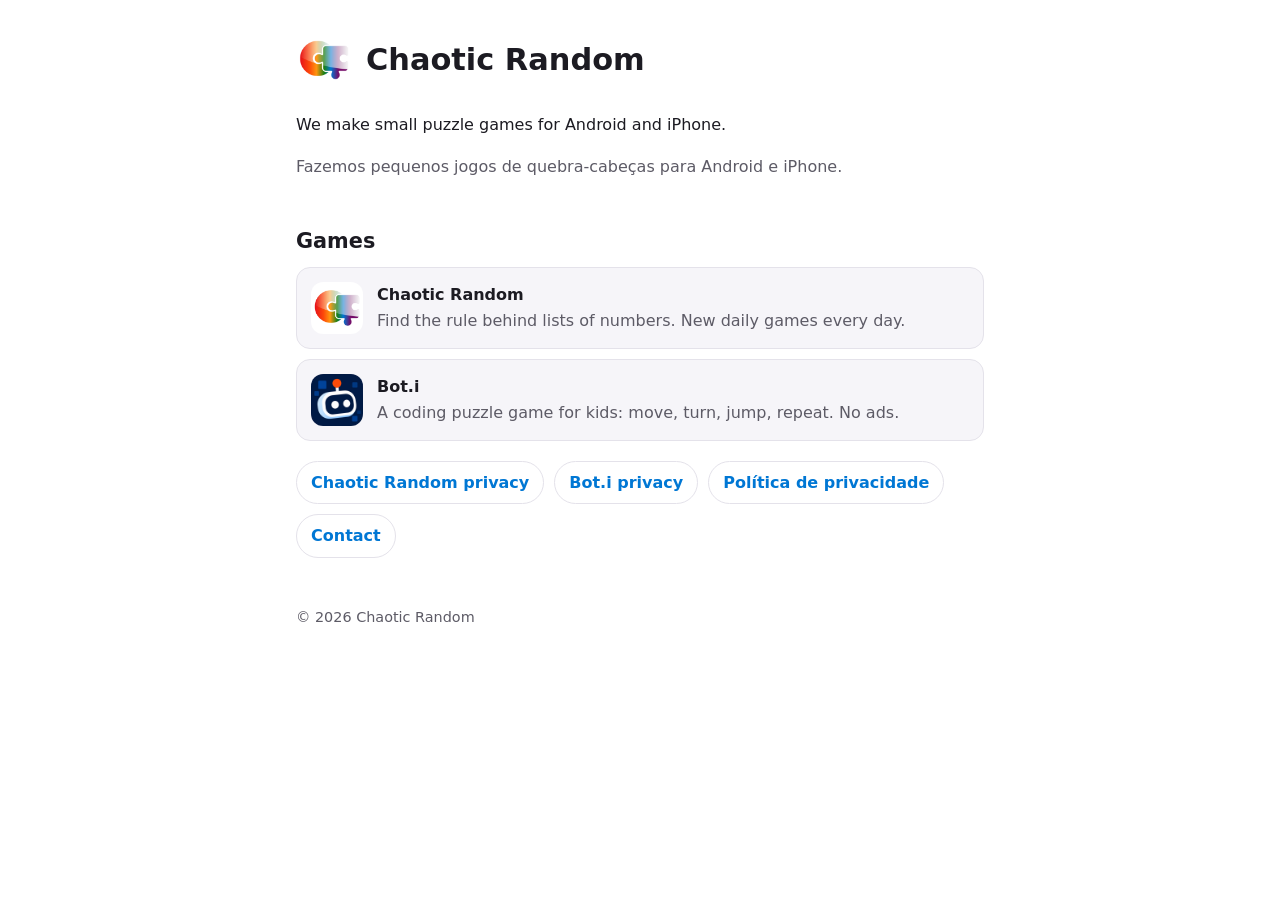
<file: index.html>
<!doctype html>
<html lang="en">
<head>
  <meta charset="utf-8">
  <meta name="viewport" content="width=device-width, initial-scale=1">
  <title>Chaotic Random</title>
  <meta name="description" content="Chaotic Random makes puzzle games for Android and iPhone, including Bot.i, a coding game for kids.">
  <meta property="og:type" content="website">
  <meta property="og:site_name" content="Chaotic Random">
  <meta property="og:title" content="Chaotic Random">
  <meta property="og:description" content="Find the rule behind the numbers: 5 new daily puzzles, leaderboards and 100 levels. Descubra a regra por trás dos números: 5 desafios novos todo dia.">
  <meta property="og:url" content="https://chaoticrandom.com/">
  <meta property="og:image" content="https://chaoticrandom.com/og-image.png">
  <meta property="og:image:width" content="1200">
  <meta property="og:image:height" content="630">
  <meta property="og:image:alt" content="Chaotic Random logo above the numbers 2, 3, 5, 7, 11 and a question mark">
  <meta name="twitter:card" content="summary_large_image">
  <link rel="icon" href="icon.png">
  <link rel="stylesheet" href="style.css">
</head>
<body>
  <main>
    <header>
      <img src="icon.png" alt="">
      <h1>Chaotic Random</h1>
    </header>
    <p>We make small puzzle games for Android and iPhone.</p>
    <p lang="pt-BR" class="muted">Fazemos pequenos jogos de quebra-cabeças para Android e iPhone.</p>

    <h2>Games</h2>
    <a class="game" href="chaotic-random/">
      <img src="icon.png" alt="">
      <span>
        <strong>Chaotic Random</strong>
        <span class="muted">Find the rule behind lists of numbers. New daily games every day.</span>
      </span>
    </a>
    <a class="game" href="boti/">
      <img src="boti/icon.png" alt="">
      <span>
        <strong>Bot.i</strong>
        <span class="muted">A coding puzzle game for kids: move, turn, jump, repeat. No ads.</span>
      </span>
    </a>

    <div class="links">
      <a href="privacy.html">Chaotic Random privacy</a>
      <a href="boti/privacy.html">Bot.i privacy</a>
      <a href="privacy.html#pt">Política de privacidade</a>
      <a href="mailto:thechaoticrandom@gmail.com">Contact</a>
    </div>
    <footer>&copy; 2026 Chaotic Random</footer>
  </main>
</body>
</html>
</file>
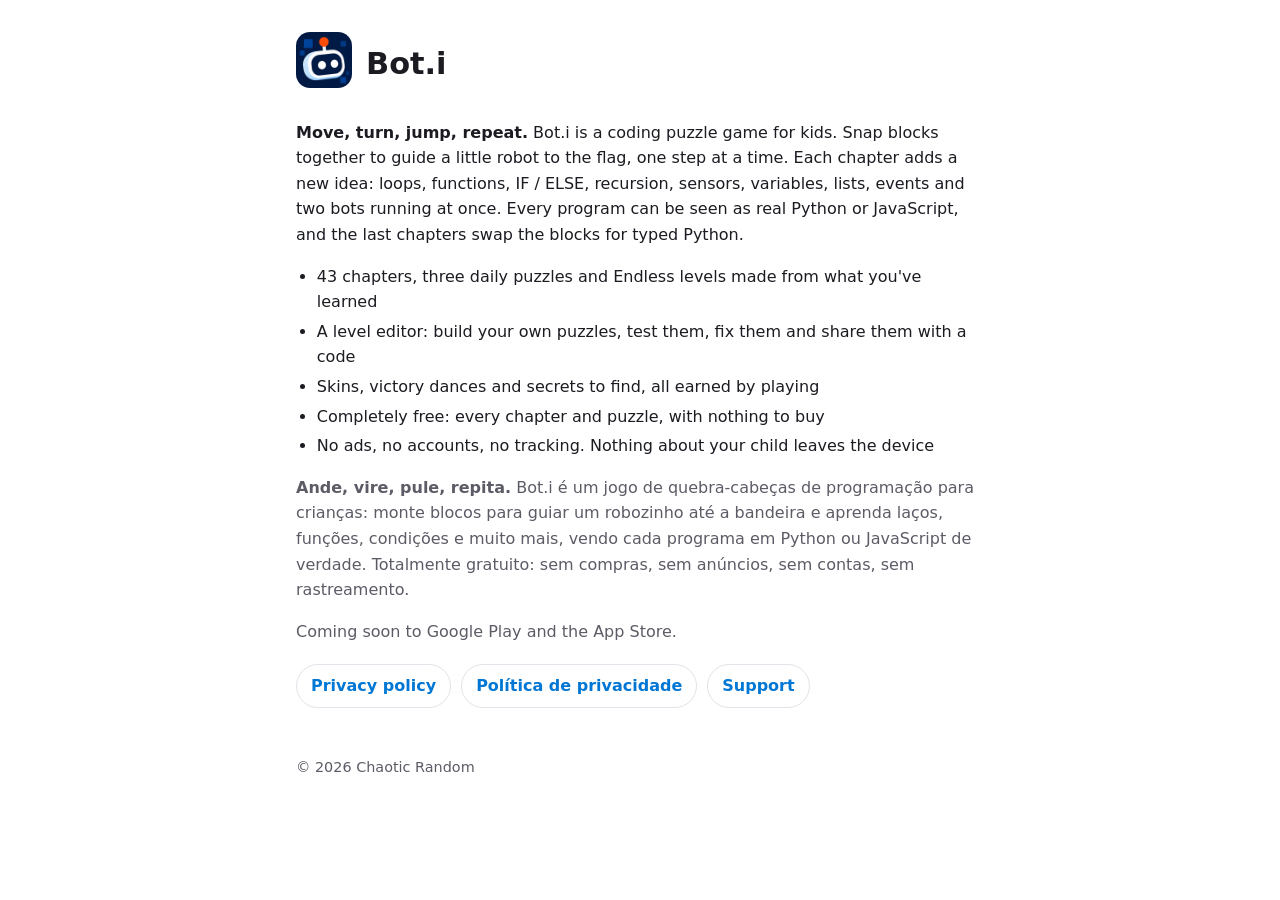
<file: boti/index.html>
<!doctype html>
<html lang="en">
<head>
  <meta charset="utf-8">
  <meta name="viewport" content="width=device-width, initial-scale=1">
  <title>Bot.i: learn to code by playing</title>
  <meta name="description" content="Bot.i is a coding puzzle game for kids: snap blocks together to guide a little robot, from loops and functions to real Python and JavaScript. No ads, no tracking.">
  <meta property="og:type" content="website">
  <meta property="og:site_name" content="Chaotic Random">
  <meta property="og:title" content="Bot.i: learn to code by playing">
  <meta property="og:description" content="A coding puzzle game for kids: move, turn, jump, repeat. No ads, no tracking. Um jogo de programação para crianças: sem anúncios, sem rastreamento.">
  <meta property="og:url" content="https://chaoticrandom.com/boti/">
  <meta property="og:image" content="https://chaoticrandom.com/boti/og-image.png">
  <meta property="og:image:width" content="1200">
  <meta property="og:image:height" content="630">
  <meta property="og:image:alt" content="The Bot.i robot icon next to the words Learn to code by playing">
  <meta name="twitter:card" content="summary_large_image">
  <link rel="icon" href="icon.png">
  <link rel="stylesheet" href="../style.css">
</head>
<body>
  <main>
    <header>
      <a href="../"><img src="icon.png" alt="Bot.i"></a>
      <h1>Bot.i</h1>
    </header>
    <p><strong>Move, turn, jump, repeat.</strong> Bot.i is a coding puzzle game for kids. Snap blocks together
      to guide a little robot to the flag, one step at a time. Each chapter adds a new idea: loops, functions,
      IF / ELSE, recursion, sensors, variables, lists, events and two bots running at once. Every program can
      be seen as real Python or JavaScript, and the last chapters swap the blocks for typed Python.</p>
    <ul>
      <li>43 chapters, three daily puzzles and Endless levels made from what you've learned</li>
      <li>A level editor: build your own puzzles, test them, fix them and share them with a code</li>
      <li>Skins, victory dances and secrets to find, all earned by playing</li>
      <li>Completely free: every chapter and puzzle, with nothing to buy</li>
      <li>No ads, no accounts, no tracking. Nothing about your child leaves the device</li>
    </ul>
    <p lang="pt-BR" class="muted"><strong>Ande, vire, pule, repita.</strong> Bot.i é um jogo de quebra-cabeças
      de programação para crianças: monte blocos para guiar um robozinho até a bandeira e aprenda laços,
      funções, condições e muito mais, vendo cada programa em Python ou JavaScript de verdade. Totalmente
      gratuito: sem compras, sem anúncios, sem contas, sem rastreamento.</p>
    <p class="muted">Coming soon to Google Play and the App Store.</p>
    <div class="links">
      <a href="privacy.html">Privacy policy</a>
      <a href="privacy.html#pt">Política de privacidade</a>
      <a href="mailto:thechaoticrandom+boti@gmail.com?subject=Bot.i">Support</a>
    </div>
    <footer>&copy; 2026 Chaotic Random</footer>
  </main>
</body>
</html>
</file>
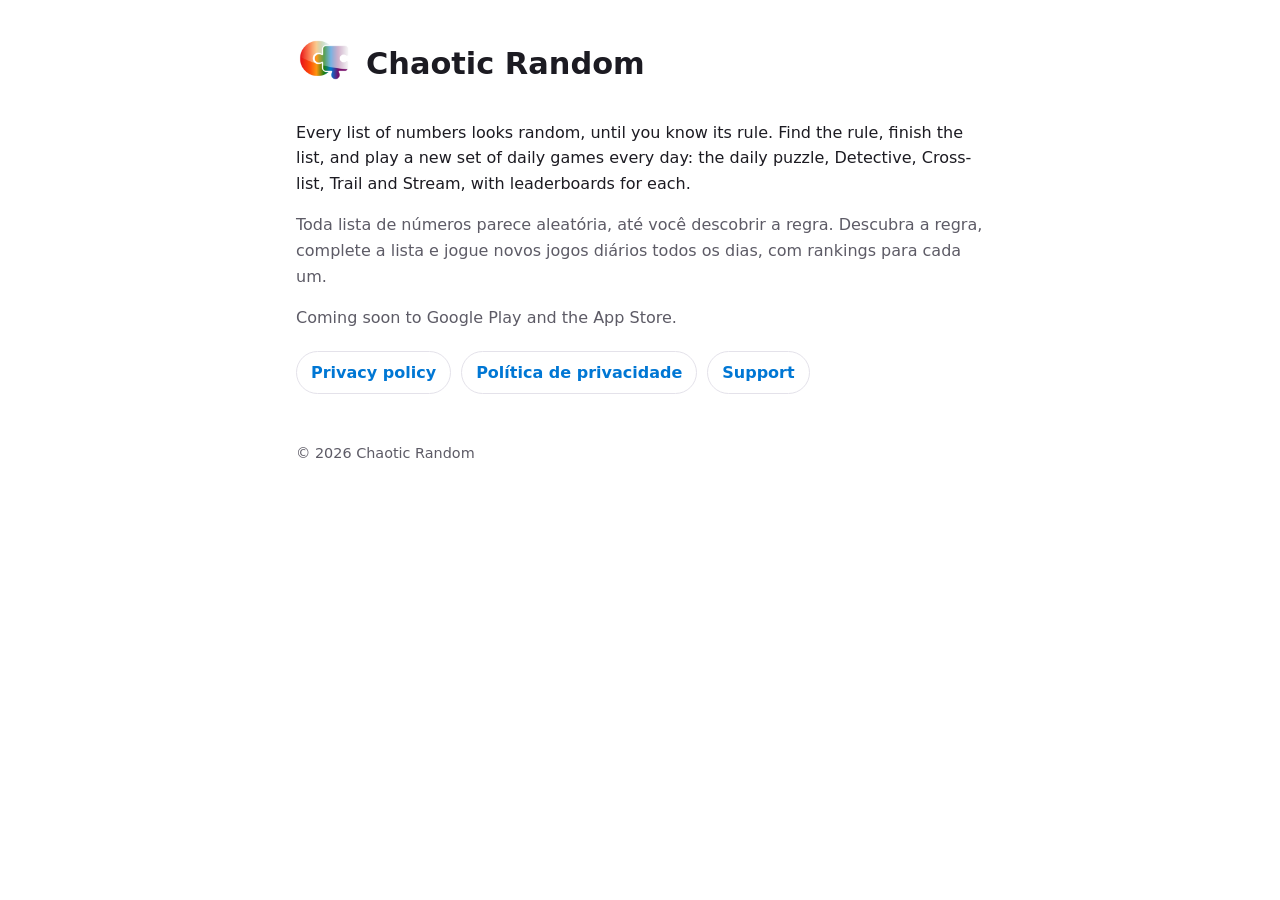
<file: chaotic-random/index.html>
<!doctype html>
<html lang="en">
<head>
  <meta charset="utf-8">
  <meta name="viewport" content="width=device-width, initial-scale=1">
  <title>Chaotic Random: the game</title>
  <meta name="description" content="Chaotic Random: find the rule behind lists of numbers. Daily puzzles for Android and iPhone.">
  <meta property="og:type" content="website">
  <meta property="og:site_name" content="Chaotic Random">
  <meta property="og:title" content="Chaotic Random: the game">
  <meta property="og:description" content="Find the rule behind the numbers: 5 new daily puzzles, leaderboards and 100 levels. Descubra a regra por trás dos números: 5 desafios novos todo dia.">
  <meta property="og:url" content="https://chaoticrandom.com/chaotic-random/">
  <meta property="og:image" content="https://chaoticrandom.com/og-image.png">
  <meta property="og:image:width" content="1200">
  <meta property="og:image:height" content="630">
  <meta property="og:image:alt" content="Chaotic Random logo above the numbers 2, 3, 5, 7, 11 and a question mark">
  <meta name="twitter:card" content="summary_large_image">
  <link rel="icon" href="../icon.png">
  <link rel="stylesheet" href="../style.css">
</head>
<body>
  <main>
    <header>
      <a href="../"><img src="../icon.png" alt="Chaotic Random"></a>
      <h1>Chaotic Random</h1>
    </header>
    <p>Every list of numbers looks random, until you know its rule. Find the rule, finish the list, and play a
      new set of daily games every day: the daily puzzle, Detective, Cross-list, Trail and Stream, with
      leaderboards for each.</p>
    <p lang="pt-BR" class="muted">Toda lista de números parece aleatória, até você descobrir a regra. Descubra
      a regra, complete a lista e jogue novos jogos diários todos os dias, com rankings para cada um.</p>
    <p class="muted">Coming soon to Google Play and the App Store.</p>
    <div class="links">
      <a href="../privacy.html">Privacy policy</a>
      <a href="../privacy.html#pt">Política de privacidade</a>
      <a href="mailto:thechaoticrandom@gmail.com">Support</a>
    </div>
    <footer>&copy; 2026 Chaotic Random</footer>
  </main>
</body>
</html>
</file>
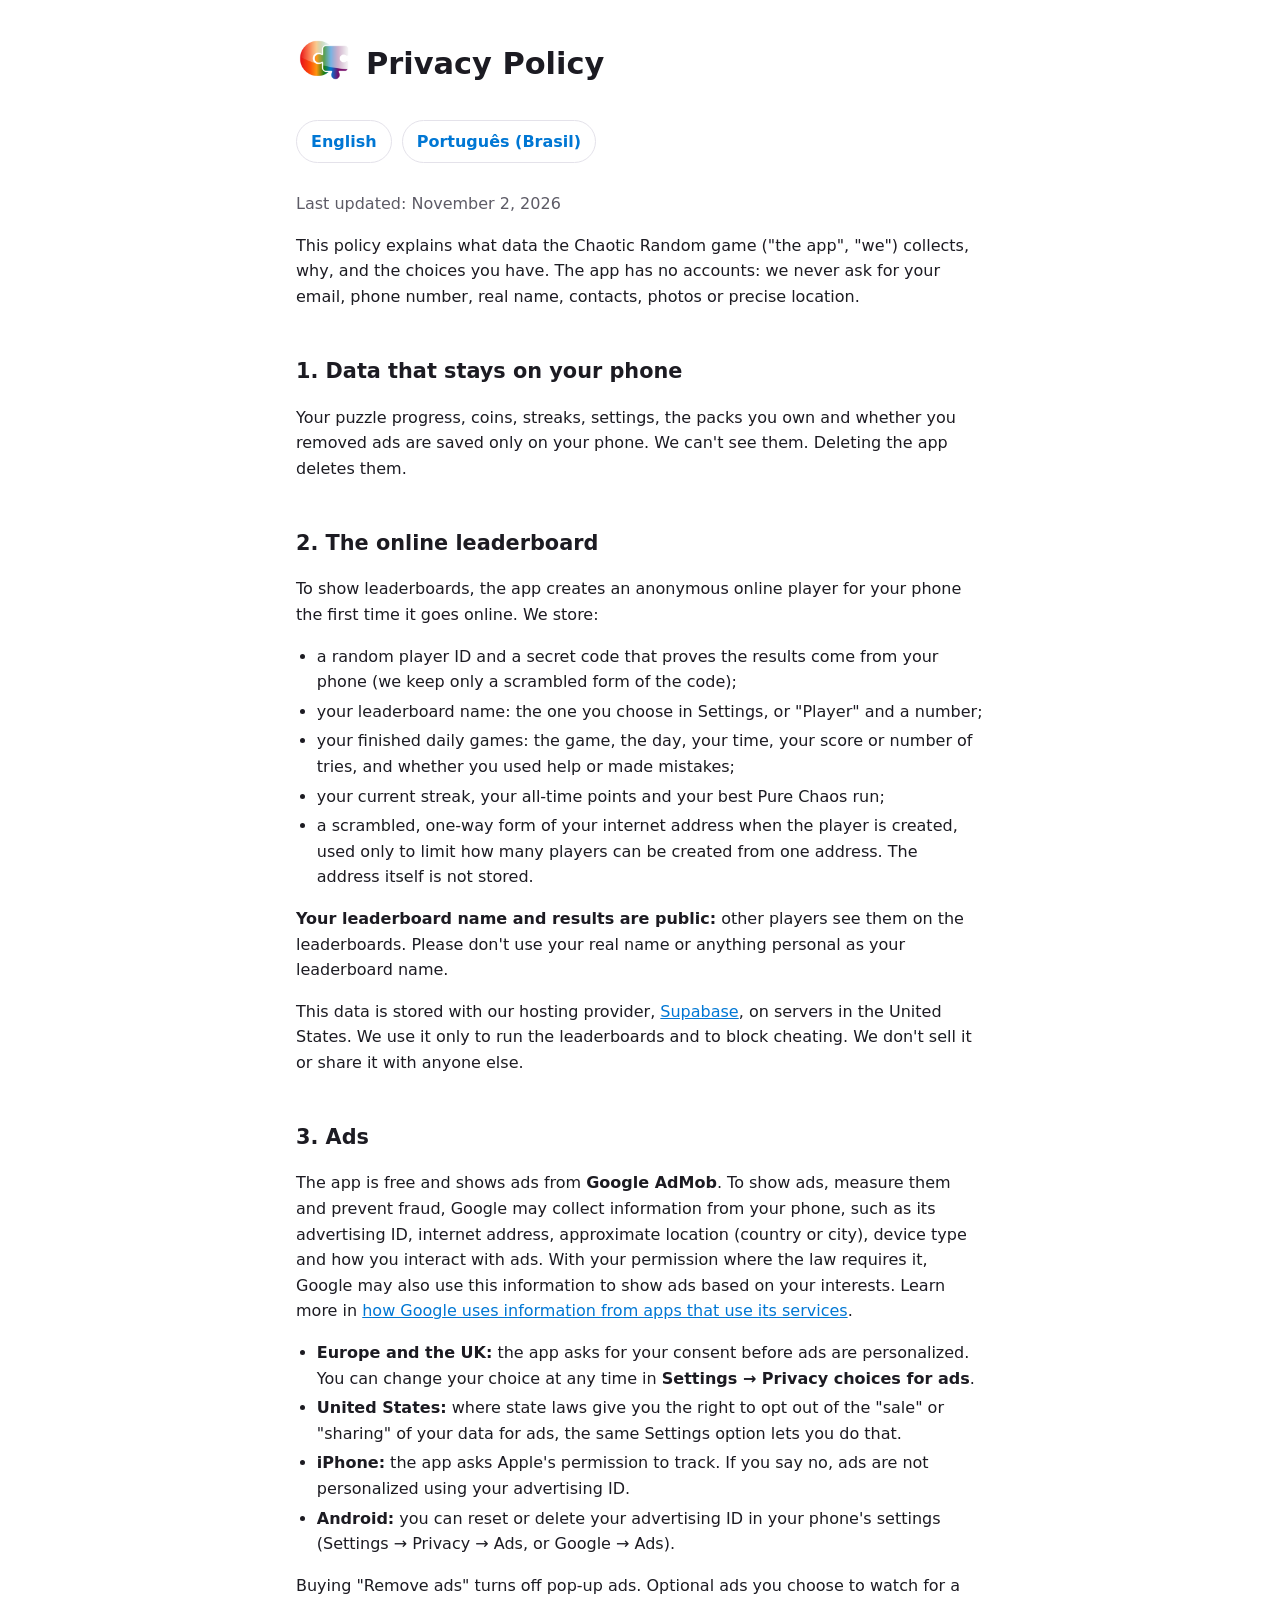
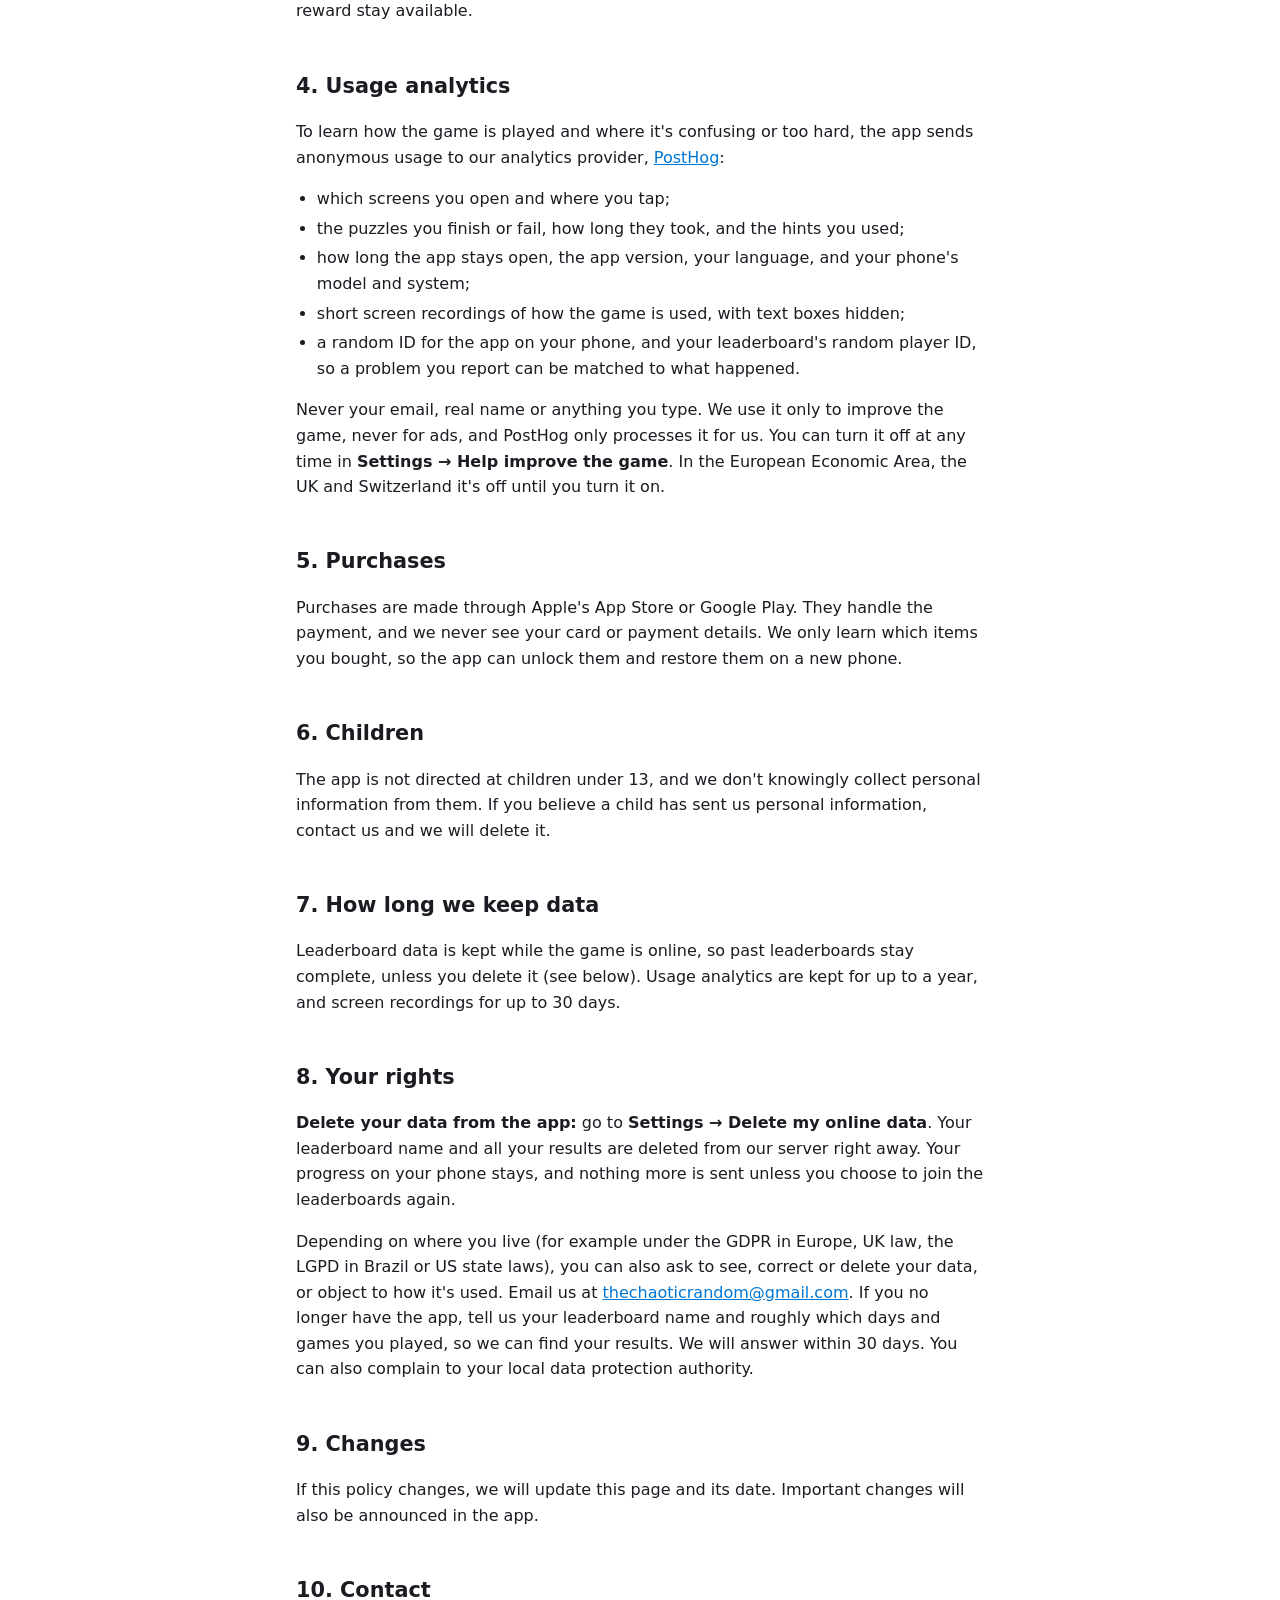
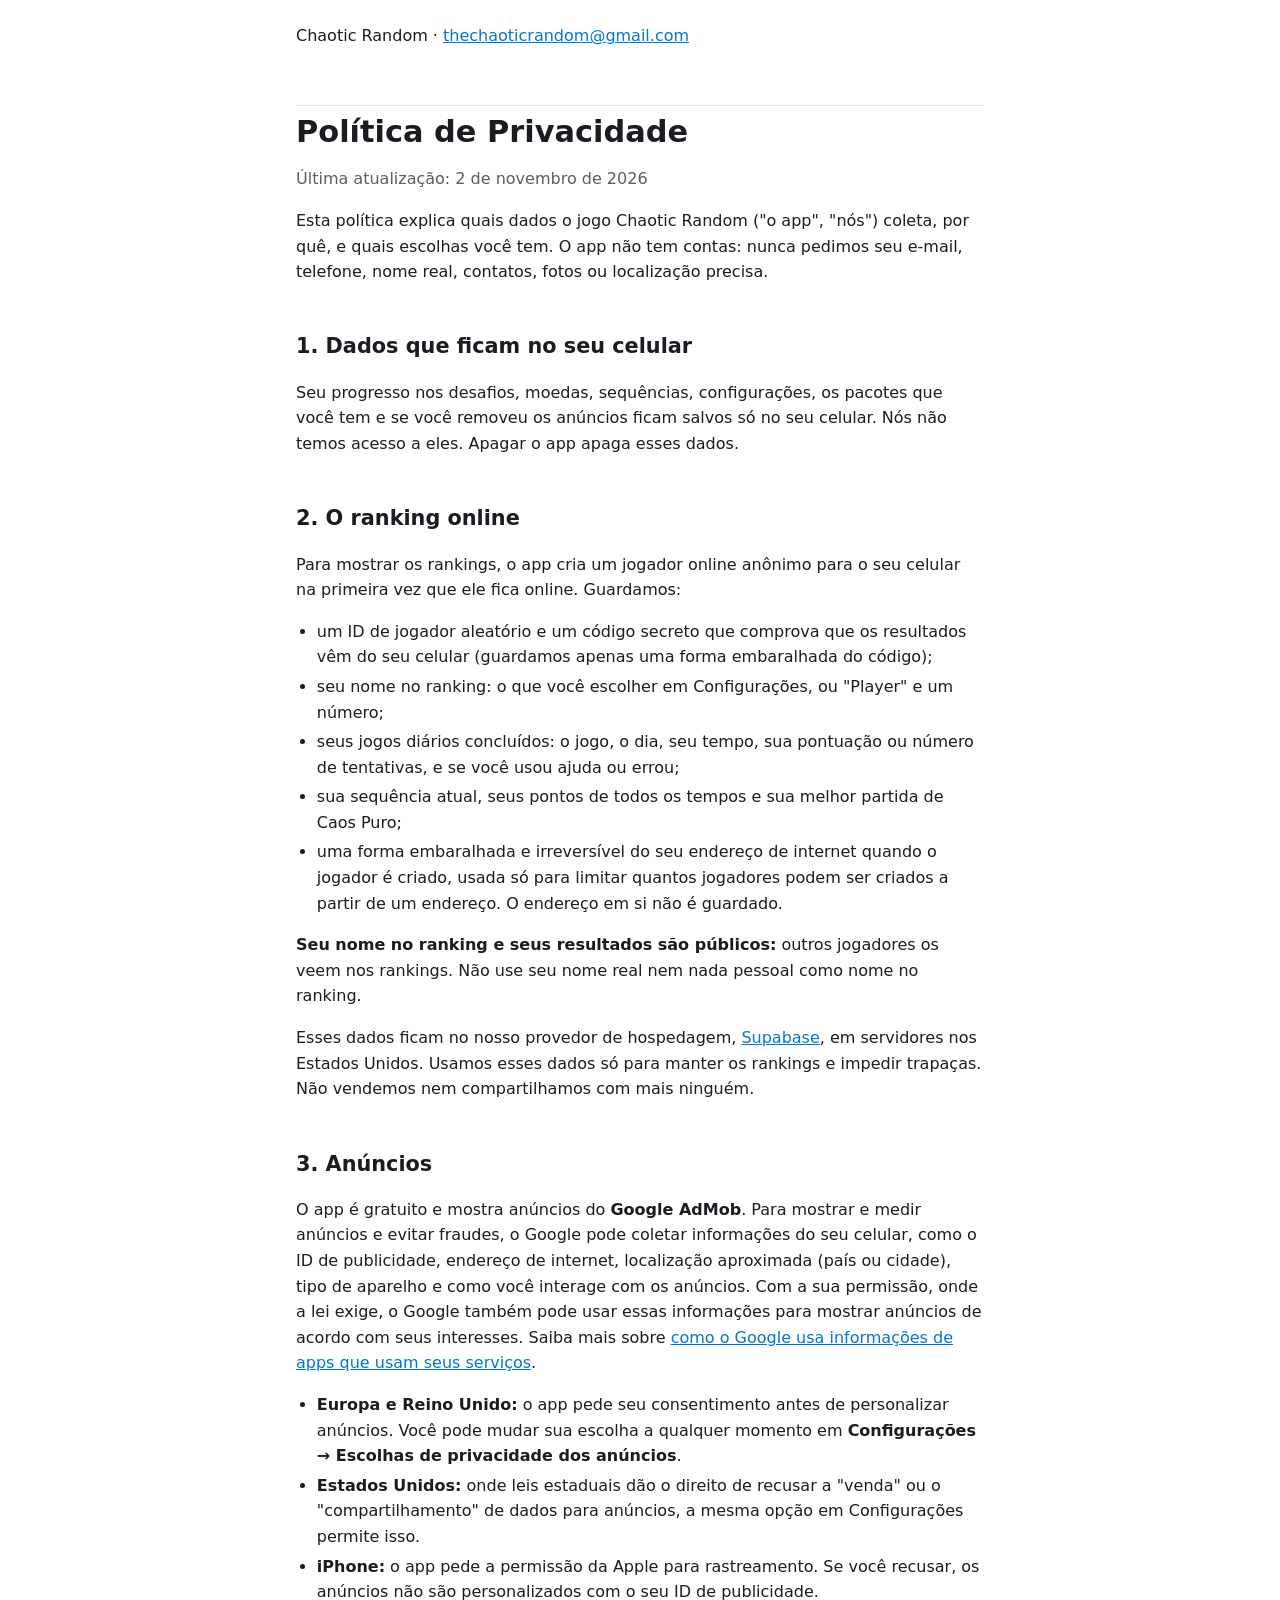
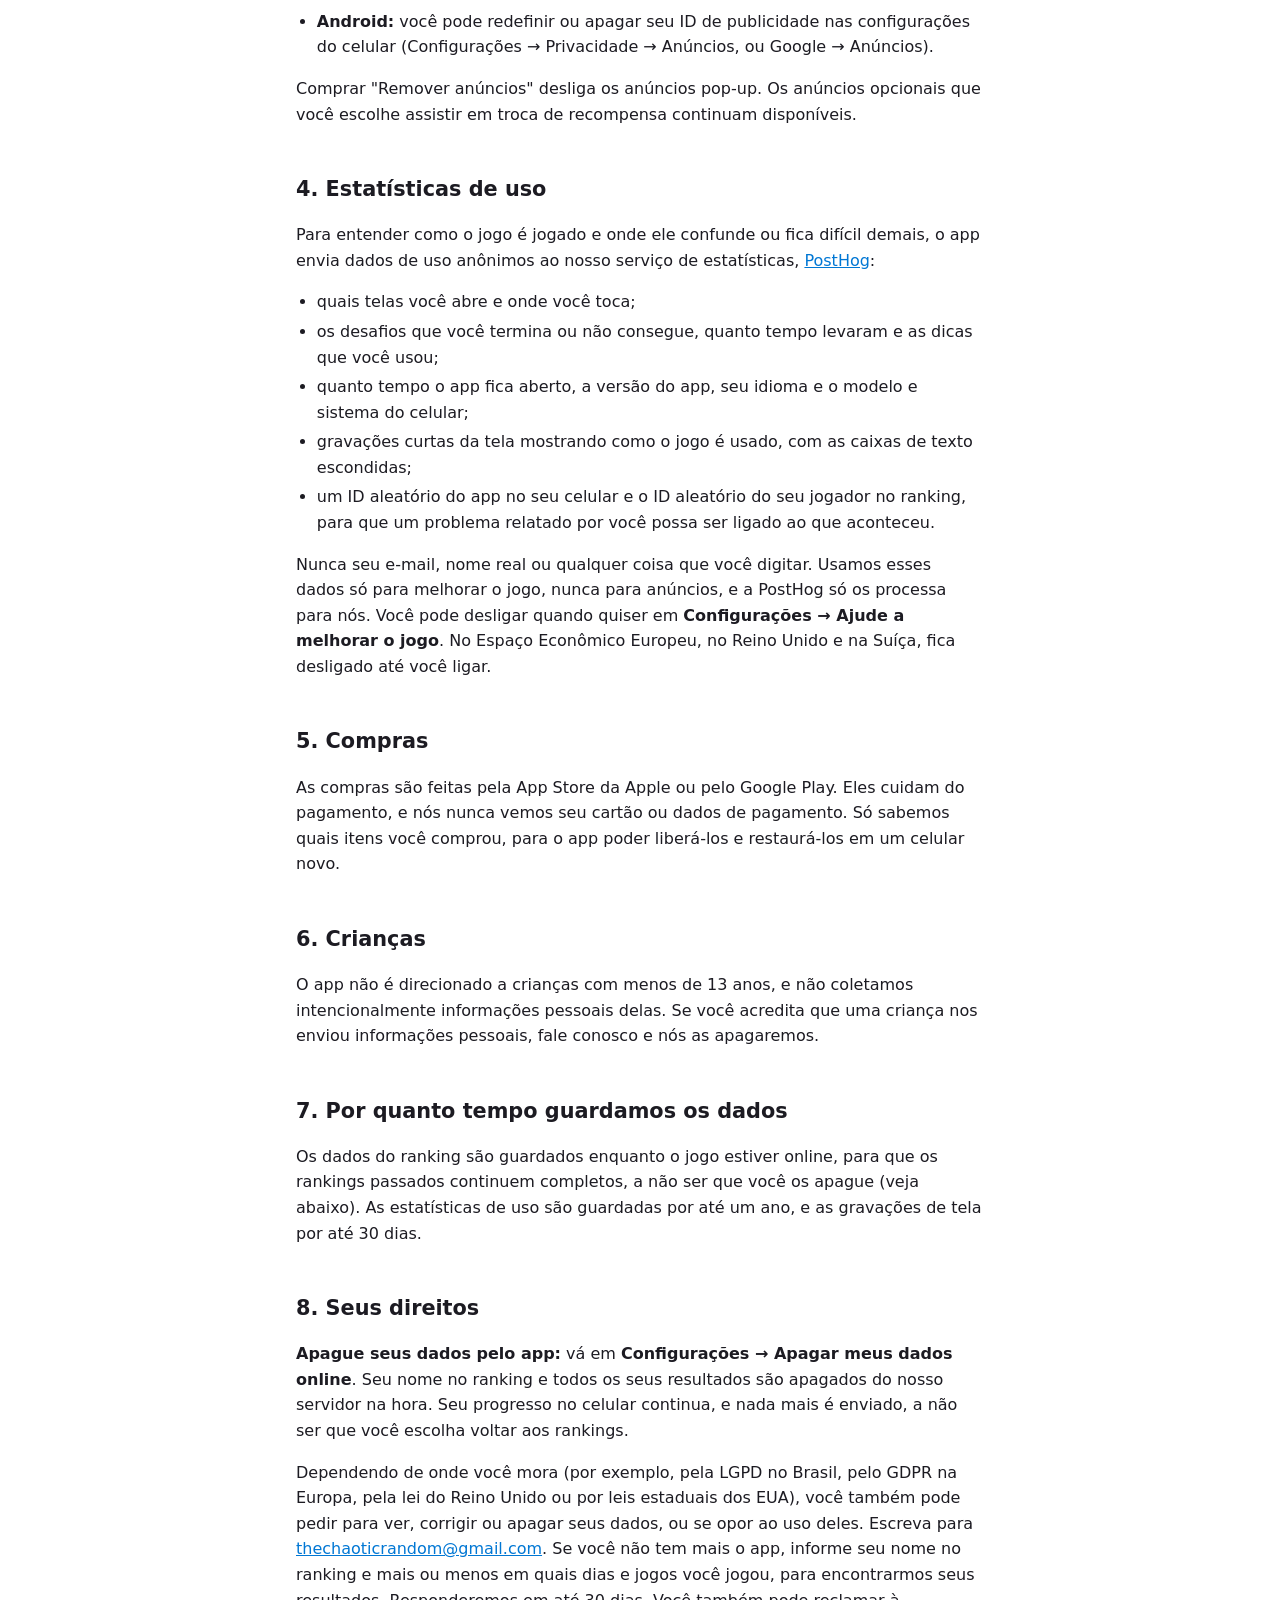
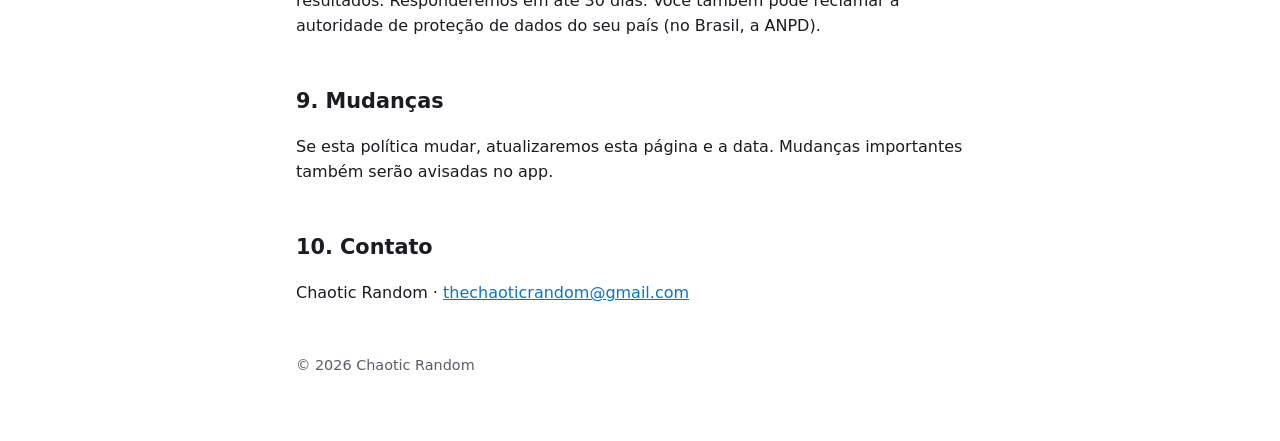
<file: privacy.html>
<!doctype html>
<html lang="en">
<head>
  <meta charset="utf-8">
  <meta name="viewport" content="width=device-width, initial-scale=1">
  <title>Privacy Policy · Chaotic Random</title>
  <meta name="description" content="How the Chaotic Random game handles your data.">
  <link rel="icon" href="icon.png">
  <link rel="stylesheet" href="style.css">
</head>
<body>
  <main>
    <header>
      <a href="./"><img src="icon.png" alt="Chaotic Random"></a>
      <h1>Privacy Policy</h1>
    </header>
    <nav class="lang">
      <a href="#en">English</a>
      <a href="#pt">Português (Brasil)</a>
    </nav>

    <section id="en" lang="en">
      <p class="muted">Last updated: November 2, 2026</p>

      <p>This policy explains what data the Chaotic Random game ("the app", "we") collects, why, and the choices
        you have. The app has no accounts: we never ask for your email, phone number, real name, contacts,
        photos or precise location.</p>

      <h2>1. Data that stays on your phone</h2>
      <p>Your puzzle progress, coins, streaks, settings, the packs you own and whether you removed ads are saved
        only on your phone. We can't see them. Deleting the app deletes them.</p>

      <h2>2. The online leaderboard</h2>
      <p>To show leaderboards, the app creates an anonymous online player for your phone the first time it goes
        online. We store:</p>
      <ul>
        <li>a random player ID and a secret code that proves the results come from your phone (we keep only a
          scrambled form of the code);</li>
        <li>your leaderboard name: the one you choose in Settings, or "Player" and a number;</li>
        <li>your finished daily games: the game, the day, your time, your score or number of tries, and whether
          you used help or made mistakes;</li>
        <li>your current streak, your all-time points and your best Pure Chaos run;</li>
        <li>a scrambled, one-way form of your internet address when the player is created, used only to limit
          how many players can be created from one address. The address itself is not stored.</li>
      </ul>
      <p><strong>Your leaderboard name and results are public:</strong> other players see them on the
        leaderboards. Please don't use your real name or anything personal as your leaderboard name.</p>
      <p>This data is stored with our hosting provider, <a href="https://supabase.com/privacy">Supabase</a>,
        on servers in the United States. We use it only to run the leaderboards and to block cheating. We
        don't sell it or share it with anyone else.</p>

      <h2>3. Ads</h2>
      <p>The app is free and shows ads from <strong>Google AdMob</strong>. To show ads, measure them and prevent
        fraud, Google may collect information from your phone, such as its advertising ID, internet address,
        approximate location (country or city), device type and how you interact with ads. With your
        permission where the law requires it, Google may also use this information to show ads based on your
        interests. Learn more in
        <a href="https://policies.google.com/technologies/partner-sites">how Google uses information from apps
        that use its services</a>.</p>
      <ul>
        <li><strong>Europe and the UK:</strong> the app asks for your consent before ads are personalized. You
          can change your choice at any time in <strong>Settings &rarr; Privacy choices for ads</strong>.</li>
        <li><strong>United States:</strong> where state laws give you the right to opt out of the "sale" or
          "sharing" of your data for ads, the same Settings option lets you do that.</li>
        <li><strong>iPhone:</strong> the app asks Apple's permission to track. If you say no, ads are not
          personalized using your advertising ID.</li>
        <li><strong>Android:</strong> you can reset or delete your advertising ID in your phone's settings
          (Settings &rarr; Privacy &rarr; Ads, or Google &rarr; Ads).</li>
      </ul>
      <p>Buying "Remove ads" turns off pop-up ads. Optional ads you choose to watch for a reward stay available.</p>

      <h2>4. Usage analytics</h2>
      <p>To learn how the game is played and where it's confusing or too hard, the app sends anonymous usage
        to our analytics provider, <a href="https://posthog.com/privacy">PostHog</a>:</p>
      <ul>
        <li>which screens you open and where you tap;</li>
        <li>the puzzles you finish or fail, how long they took, and the hints you used;</li>
        <li>how long the app stays open, the app version, your language, and your phone's model and system;</li>
        <li>short screen recordings of how the game is used, with text boxes hidden;</li>
        <li>a random ID for the app on your phone, and your leaderboard's random player ID, so a problem you
          report can be matched to what happened.</li>
      </ul>
      <p>Never your email, real name or anything you type. We use it only to improve the game, never for ads,
        and PostHog only processes it for us. You can turn it off at any time in <strong>Settings &rarr; Help
        improve the game</strong>. In the European Economic Area, the UK and Switzerland it's off until you
        turn it on.</p>

      <h2>5. Purchases</h2>
      <p>Purchases are made through Apple's App Store or Google Play. They handle the payment, and we never
        see your card or payment details. We only learn which items you bought, so the app can unlock them
        and restore them on a new phone.</p>

      <h2>6. Children</h2>
      <p>The app is not directed at children under 13, and we don't knowingly collect personal information
        from them. If you believe a child has sent us personal information, contact us and we will delete it.</p>

      <h2>7. How long we keep data</h2>
      <p>Leaderboard data is kept while the game is online, so past leaderboards stay complete, unless you
        delete it (see below). Usage analytics are kept for up to a year, and screen recordings for up to
        30 days.</p>

      <h2>8. Your rights</h2>
      <p><strong>Delete your data from the app:</strong> go to <strong>Settings &rarr; Delete my online
        data</strong>. Your leaderboard name and all your results are deleted from our server right away. Your
        progress on your phone stays, and nothing more is sent unless you choose to join the leaderboards
        again.</p>
      <p>Depending on where you live (for example under the GDPR in Europe, UK law, the LGPD in Brazil or US
        state laws), you can also ask to see, correct or delete your data, or object to how it's used. Email us
        at <a href="mailto:thechaoticrandom@gmail.com">thechaoticrandom@gmail.com</a>. If you no longer have
        the app, tell us your leaderboard name and roughly which days and games you played, so we can find
        your results. We will answer within 30 days. You can also complain to your local data protection
        authority.</p>

      <h2>9. Changes</h2>
      <p>If this policy changes, we will update this page and its date. Important changes will also be
        announced in the app.</p>

      <h2>10. Contact</h2>
      <p>Chaotic Random &middot; <a href="mailto:thechaoticrandom@gmail.com">thechaoticrandom@gmail.com</a></p>
    </section>

    <hr>

    <section id="pt" lang="pt-BR">
      <h1>Política de Privacidade</h1>
      <p class="muted">Última atualização: 2 de novembro de 2026</p>

      <p>Esta política explica quais dados o jogo Chaotic Random ("o app", "nós") coleta, por quê, e quais
        escolhas você tem. O app não tem contas: nunca pedimos seu e-mail, telefone, nome real, contatos,
        fotos ou localização precisa.</p>

      <h2>1. Dados que ficam no seu celular</h2>
      <p>Seu progresso nos desafios, moedas, sequências, configurações, os pacotes que você tem e se você
        removeu os anúncios ficam salvos só no seu celular. Nós não temos acesso a eles. Apagar o app apaga
        esses dados.</p>

      <h2>2. O ranking online</h2>
      <p>Para mostrar os rankings, o app cria um jogador online anônimo para o seu celular na primeira vez
        que ele fica online. Guardamos:</p>
      <ul>
        <li>um ID de jogador aleatório e um código secreto que comprova que os resultados vêm do seu celular
          (guardamos apenas uma forma embaralhada do código);</li>
        <li>seu nome no ranking: o que você escolher em Configurações, ou "Player" e um número;</li>
        <li>seus jogos diários concluídos: o jogo, o dia, seu tempo, sua pontuação ou número de tentativas, e
          se você usou ajuda ou errou;</li>
        <li>sua sequência atual, seus pontos de todos os tempos e sua melhor partida de Caos Puro;</li>
        <li>uma forma embaralhada e irreversível do seu endereço de internet quando o jogador é criado, usada
          só para limitar quantos jogadores podem ser criados a partir de um endereço. O endereço em si não
          é guardado.</li>
      </ul>
      <p><strong>Seu nome no ranking e seus resultados são públicos:</strong> outros jogadores os veem nos
        rankings. Não use seu nome real nem nada pessoal como nome no ranking.</p>
      <p>Esses dados ficam no nosso provedor de hospedagem, <a href="https://supabase.com/privacy">Supabase</a>,
        em servidores nos Estados Unidos. Usamos esses dados só para manter os rankings e impedir trapaças.
        Não vendemos nem compartilhamos com mais ninguém.</p>

      <h2>3. Anúncios</h2>
      <p>O app é gratuito e mostra anúncios do <strong>Google AdMob</strong>. Para mostrar e medir anúncios e
        evitar fraudes, o Google pode coletar informações do seu celular, como o ID de publicidade, endereço de
        internet, localização aproximada (país ou cidade), tipo de aparelho e como você interage com os
        anúncios. Com a sua permissão, onde a lei exige, o Google também pode usar essas informações para
        mostrar anúncios de acordo com seus interesses. Saiba mais sobre
        <a href="https://policies.google.com/technologies/partner-sites?hl=pt-BR">como o Google usa informações
        de apps que usam seus serviços</a>.</p>
      <ul>
        <li><strong>Europa e Reino Unido:</strong> o app pede seu consentimento antes de personalizar anúncios.
          Você pode mudar sua escolha a qualquer momento em <strong>Configurações &rarr; Escolhas de privacidade
          dos anúncios</strong>.</li>
        <li><strong>Estados Unidos:</strong> onde leis estaduais dão o direito de recusar a "venda" ou o
          "compartilhamento" de dados para anúncios, a mesma opção em Configurações permite isso.</li>
        <li><strong>iPhone:</strong> o app pede a permissão da Apple para rastreamento. Se você recusar, os
          anúncios não são personalizados com o seu ID de publicidade.</li>
        <li><strong>Android:</strong> você pode redefinir ou apagar seu ID de publicidade nas configurações do
          celular (Configurações &rarr; Privacidade &rarr; Anúncios, ou Google &rarr; Anúncios).</li>
      </ul>
      <p>Comprar "Remover anúncios" desliga os anúncios pop-up. Os anúncios opcionais que você escolhe assistir
        em troca de recompensa continuam disponíveis.</p>

      <h2>4. Estatísticas de uso</h2>
      <p>Para entender como o jogo é jogado e onde ele confunde ou fica difícil demais, o app envia dados de uso
        anônimos ao nosso serviço de estatísticas, <a href="https://posthog.com/privacy">PostHog</a>:</p>
      <ul>
        <li>quais telas você abre e onde você toca;</li>
        <li>os desafios que você termina ou não consegue, quanto tempo levaram e as dicas que você usou;</li>
        <li>quanto tempo o app fica aberto, a versão do app, seu idioma e o modelo e sistema do celular;</li>
        <li>gravações curtas da tela mostrando como o jogo é usado, com as caixas de texto escondidas;</li>
        <li>um ID aleatório do app no seu celular e o ID aleatório do seu jogador no ranking, para que um
          problema relatado por você possa ser ligado ao que aconteceu.</li>
      </ul>
      <p>Nunca seu e-mail, nome real ou qualquer coisa que você digitar. Usamos esses dados só para melhorar o
        jogo, nunca para anúncios, e a PostHog só os processa para nós. Você pode desligar quando quiser em
        <strong>Configurações &rarr; Ajude a melhorar o jogo</strong>. No Espaço Econômico Europeu, no Reino
        Unido e na Suíça, fica desligado até você ligar.</p>

      <h2>5. Compras</h2>
      <p>As compras são feitas pela App Store da Apple ou pelo Google Play. Eles cuidam do pagamento, e nós
        nunca vemos seu cartão ou dados de pagamento. Só sabemos quais itens você comprou, para o app poder
        liberá-los e restaurá-los em um celular novo.</p>

      <h2>6. Crianças</h2>
      <p>O app não é direcionado a crianças com menos de 13 anos, e não coletamos intencionalmente informações
        pessoais delas. Se você acredita que uma criança nos enviou informações pessoais, fale conosco e nós
        as apagaremos.</p>

      <h2>7. Por quanto tempo guardamos os dados</h2>
      <p>Os dados do ranking são guardados enquanto o jogo estiver online, para que os rankings passados
        continuem completos, a não ser que você os apague (veja abaixo). As estatísticas de uso são guardadas
        por até um ano, e as gravações de tela por até 30 dias.</p>

      <h2>8. Seus direitos</h2>
      <p><strong>Apague seus dados pelo app:</strong> vá em <strong>Configurações &rarr; Apagar meus dados
        online</strong>. Seu nome no ranking e todos os seus resultados são apagados do nosso servidor na hora.
        Seu progresso no celular continua, e nada mais é enviado, a não ser que você escolha voltar aos
        rankings.</p>
      <p>Dependendo de onde você mora (por exemplo, pela LGPD no Brasil, pelo GDPR na Europa, pela lei do Reino
        Unido ou por leis estaduais dos EUA), você também pode pedir para ver, corrigir ou apagar seus dados, ou
        se opor ao uso deles. Escreva para
        <a href="mailto:thechaoticrandom@gmail.com">thechaoticrandom@gmail.com</a>. Se você não tem mais o app,
        informe seu nome no ranking e mais ou menos em quais dias e jogos você jogou, para encontrarmos seus
        resultados. Responderemos em até 30 dias. Você também pode reclamar à autoridade de proteção de dados do
        seu país (no Brasil, a ANPD).</p>

      <h2>9. Mudanças</h2>
      <p>Se esta política mudar, atualizaremos esta página e a data. Mudanças importantes também serão
        avisadas no app.</p>

      <h2>10. Contato</h2>
      <p>Chaotic Random &middot; <a href="mailto:thechaoticrandom@gmail.com">thechaoticrandom@gmail.com</a></p>
    </section>

    <footer>&copy; 2026 Chaotic Random</footer>
  </main>
</body>
</html>
</file>
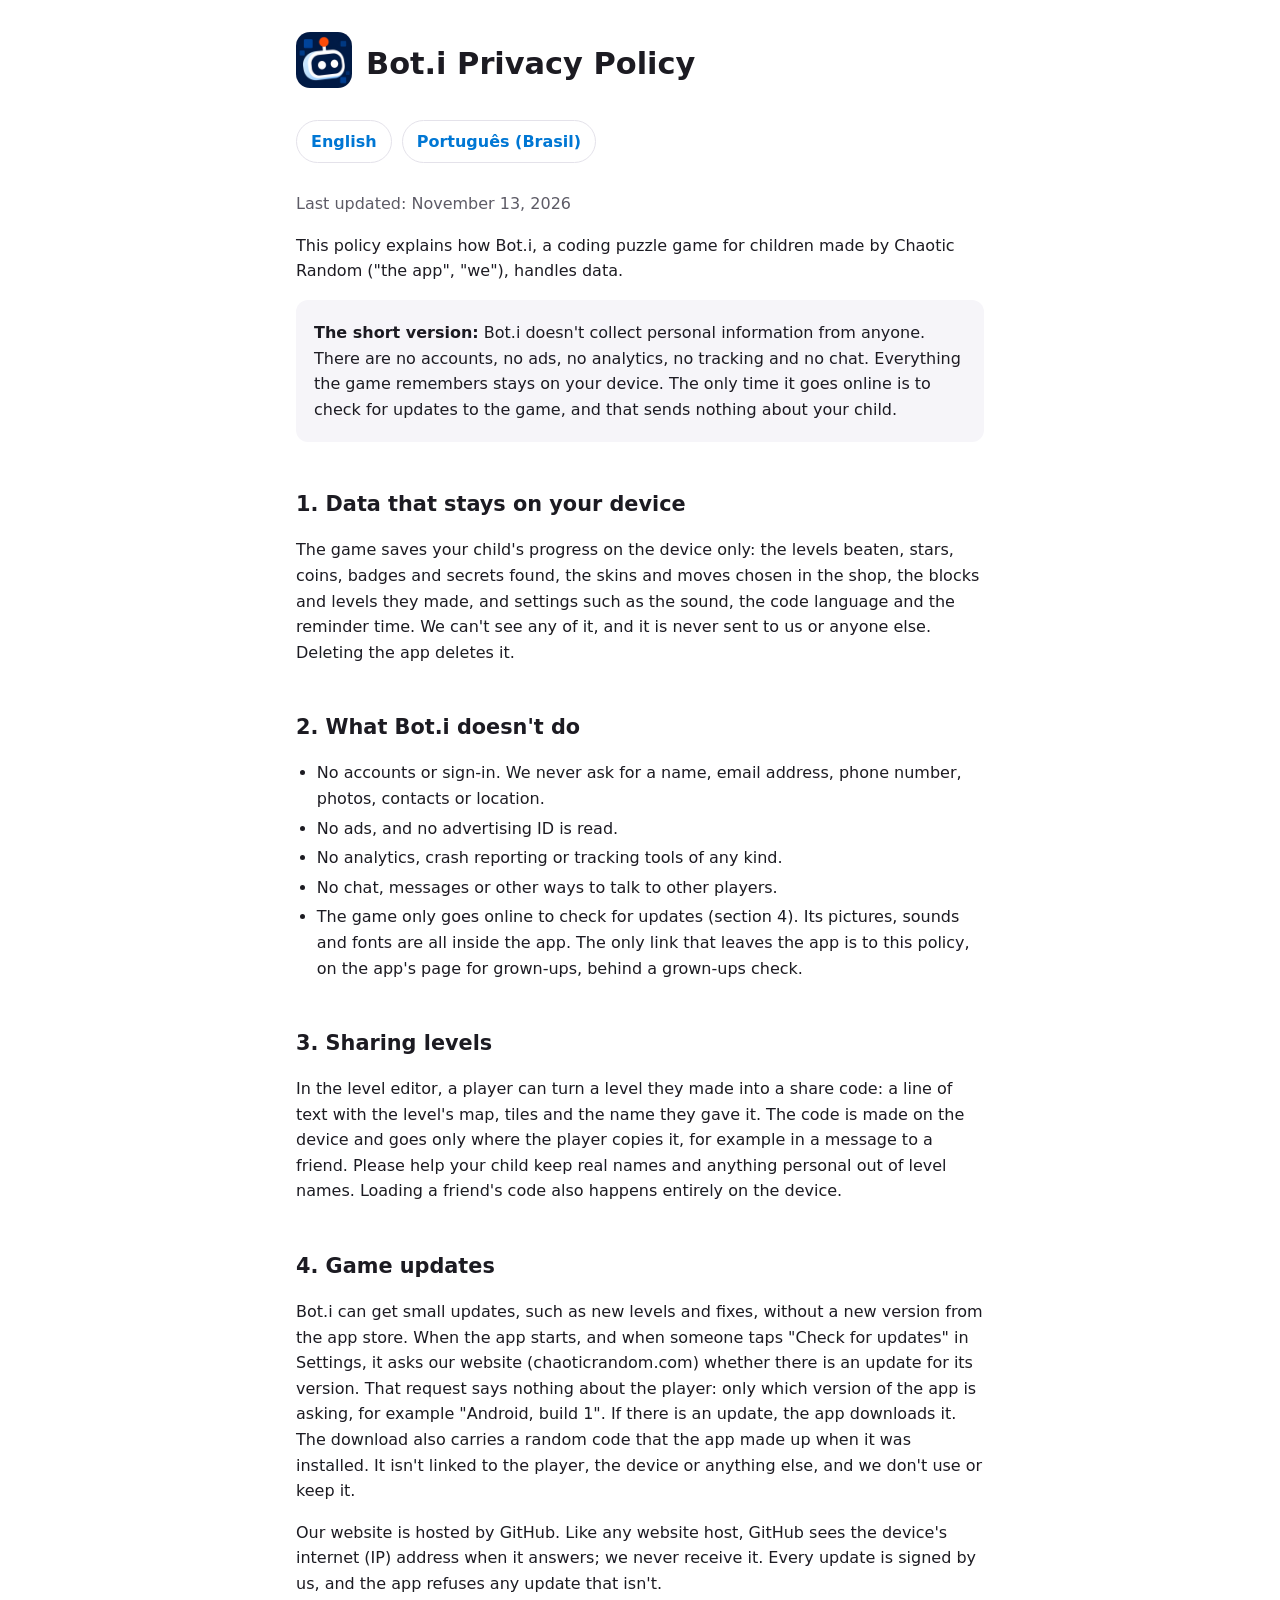
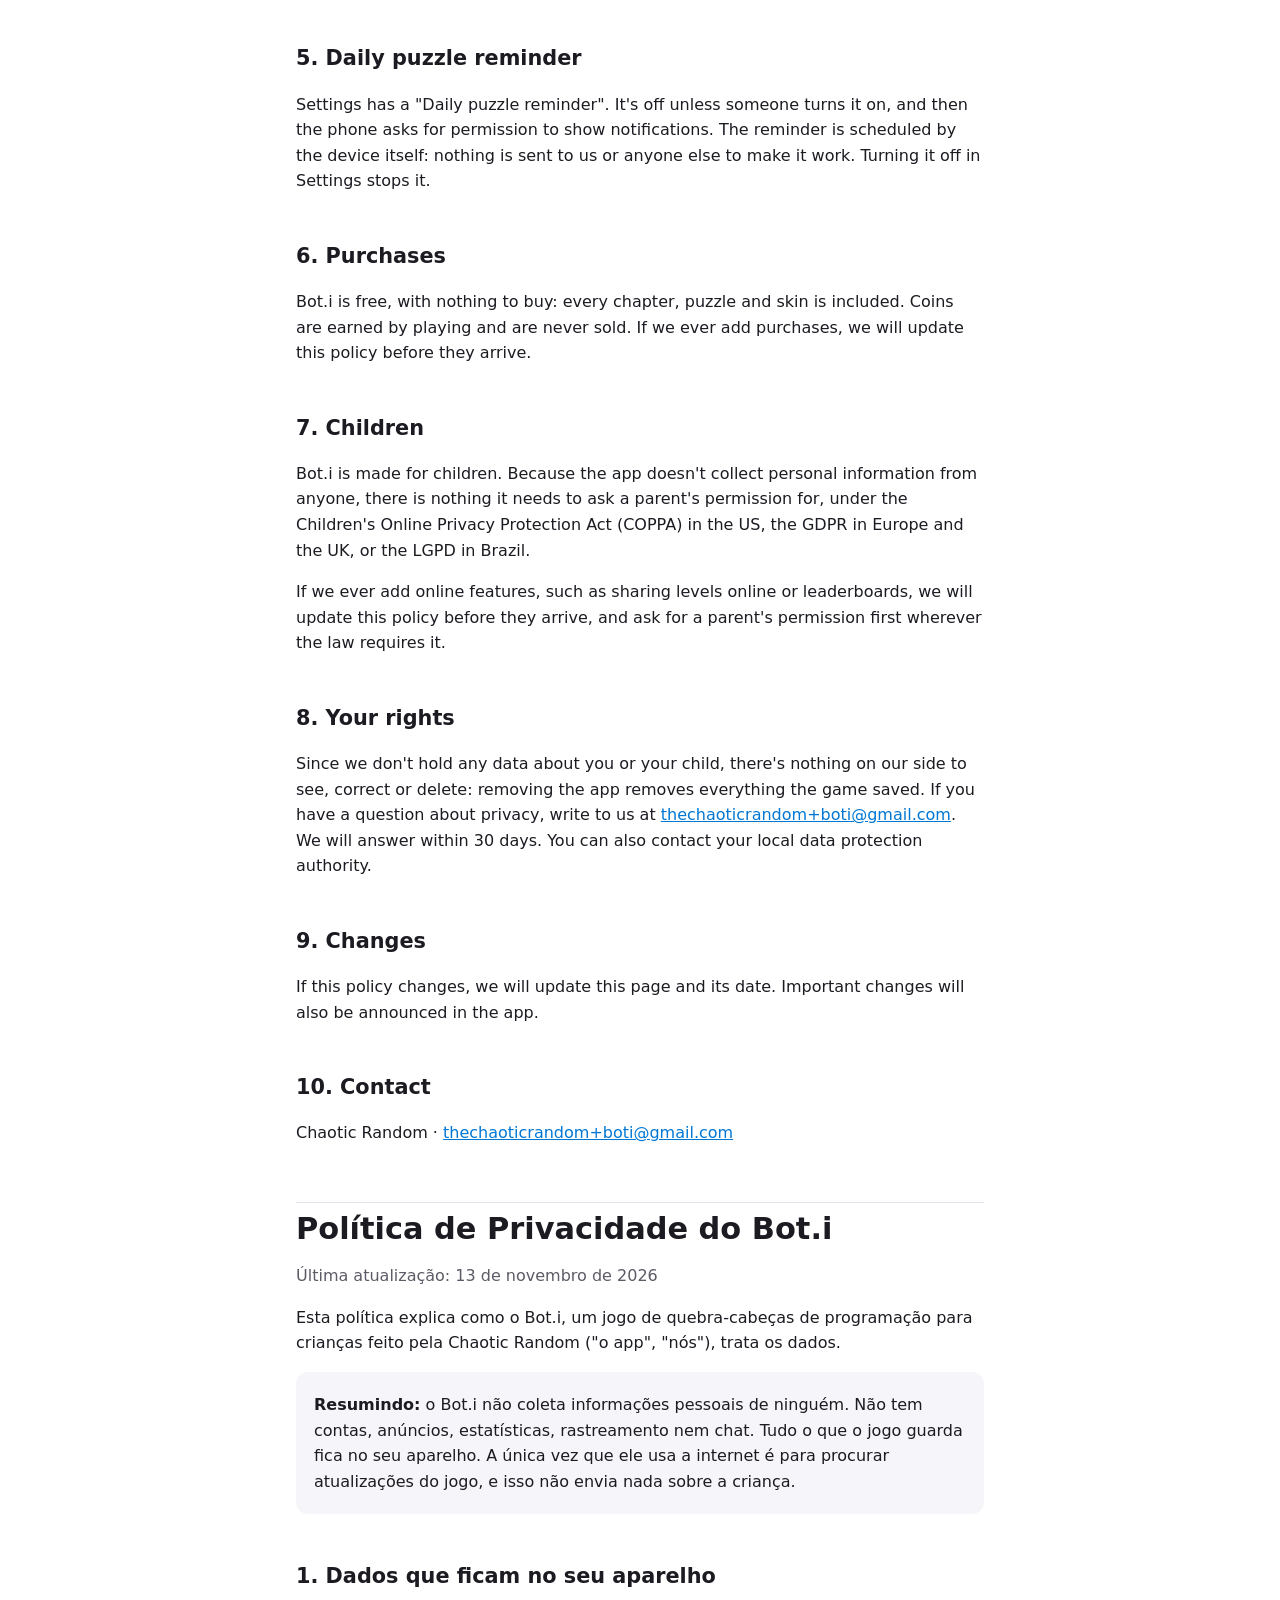
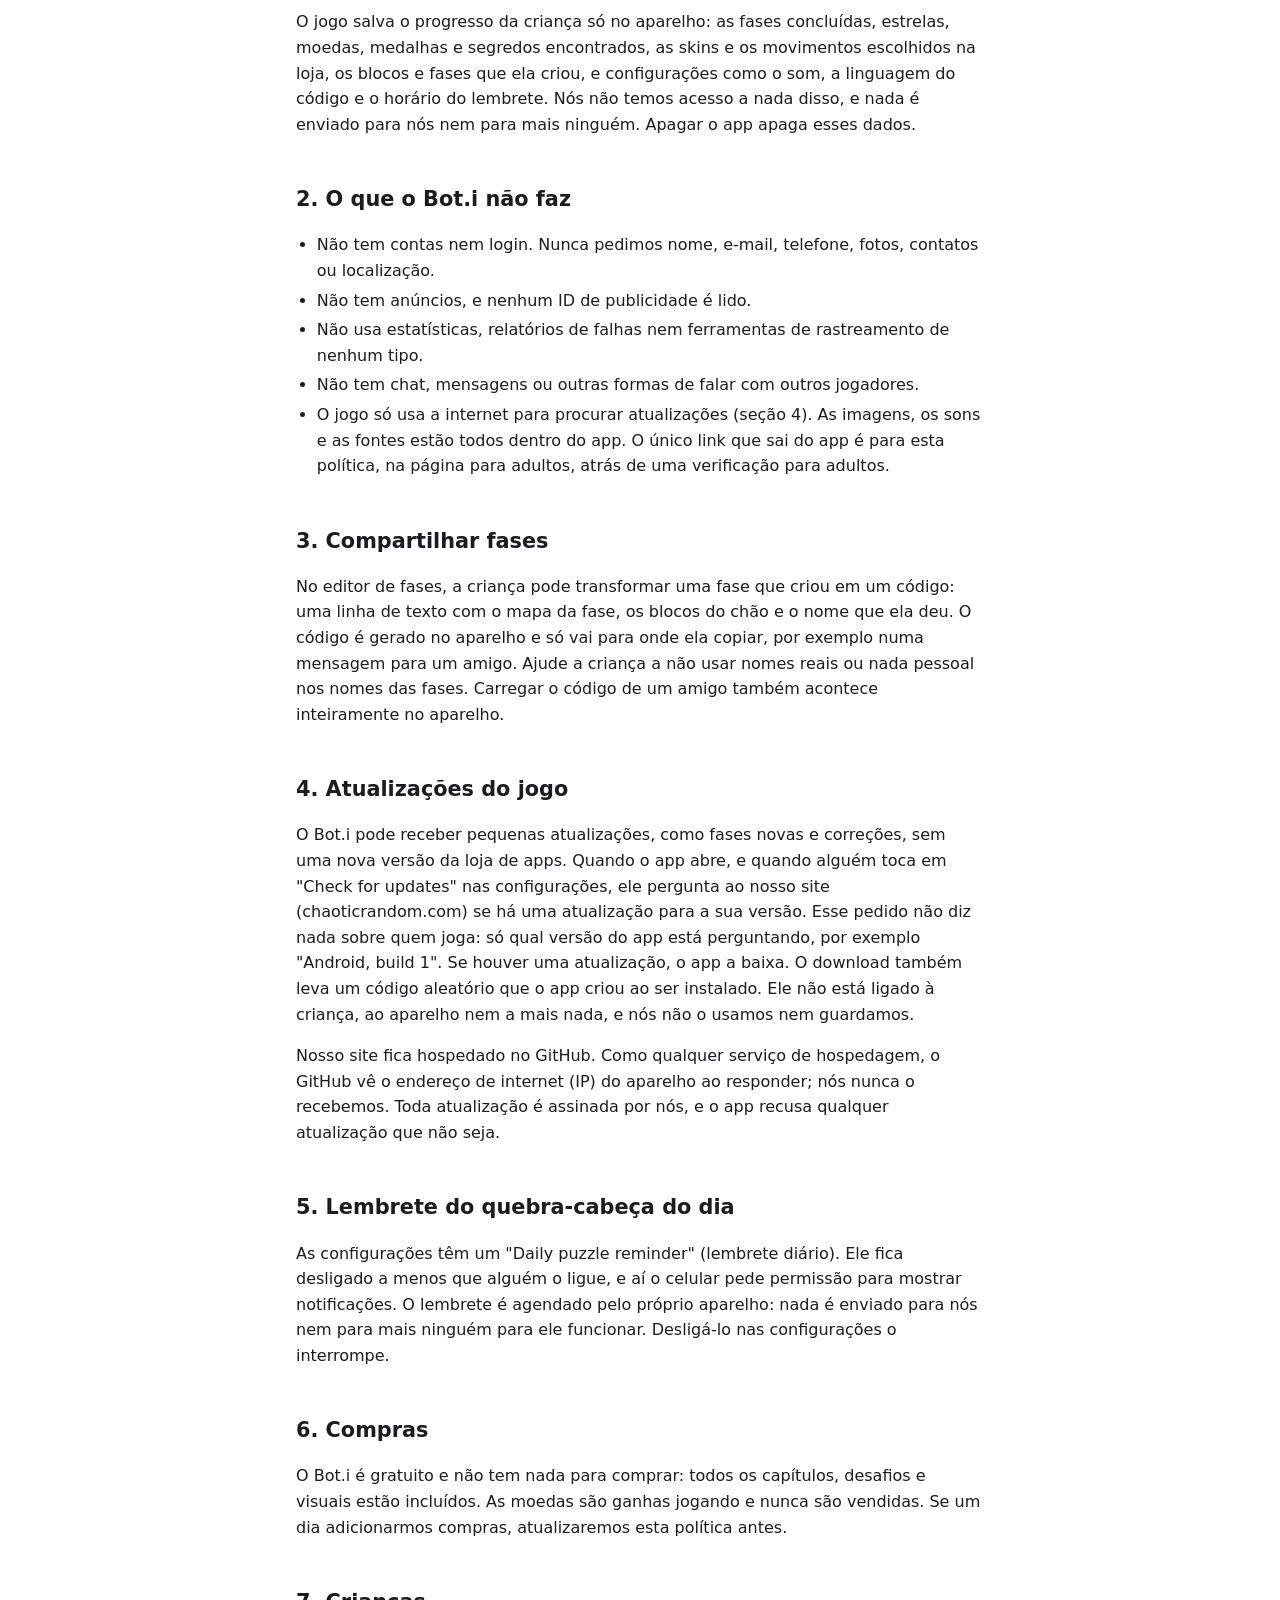
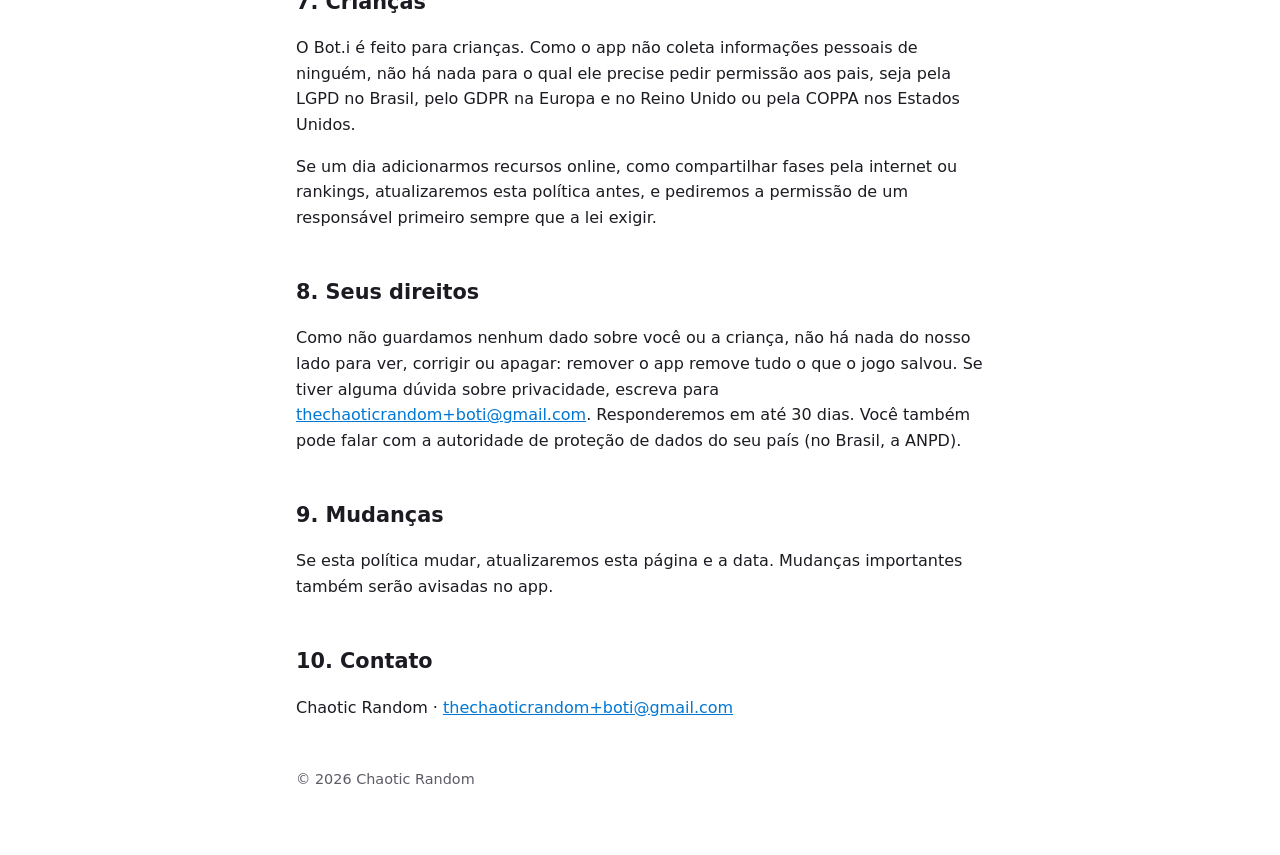
<file: boti/privacy.html>
<!doctype html>
<html lang="en">
<head>
  <meta charset="utf-8">
  <meta name="viewport" content="width=device-width, initial-scale=1">
  <title>Privacy Policy · Bot.i</title>
  <meta name="description" content="How Bot.i, the coding puzzle game for kids, handles data: it doesn't collect any personal information.">
  <link rel="icon" href="icon.png">
  <link rel="stylesheet" href="../style.css">
</head>
<body>
  <main>
    <header>
      <a href="./"><img src="icon.png" alt="Bot.i"></a>
      <h1>Bot.i Privacy Policy</h1>
    </header>
    <nav class="lang">
      <a href="#en">English</a>
      <a href="#pt">Português (Brasil)</a>
    </nav>

    <section id="en" lang="en">
      <p class="muted">Last updated: November 13, 2026</p>

      <p>This policy explains how Bot.i, a coding puzzle game for children made by Chaotic Random ("the app",
        "we"), handles data.</p>
      <div class="card">
        <p><strong>The short version:</strong> Bot.i doesn't collect personal information from anyone. There
          are no accounts, no ads, no analytics, no tracking and no chat. Everything the game remembers stays on
          your device. The only time it goes online is to check for updates to the game, and that sends nothing
          about your child.</p>
      </div>

      <h2>1. Data that stays on your device</h2>
      <p>The game saves your child's progress on the device only: the levels beaten, stars, coins, badges and
        secrets found, the skins and moves chosen in the shop, the blocks and levels they made, and settings
        such as the sound, the code language and the reminder time. We can't see any of it, and it is never sent to us or anyone else. Deleting
        the app deletes it.</p>

      <h2>2. What Bot.i doesn't do</h2>
      <ul>
        <li>No accounts or sign-in. We never ask for a name, email address, phone number, photos, contacts or
          location.</li>
        <li>No ads, and no advertising ID is read.</li>
        <li>No analytics, crash reporting or tracking tools of any kind.</li>
        <li>No chat, messages or other ways to talk to other players.</li>
        <li>The game only goes online to check for updates (section 4). Its pictures, sounds and fonts are all
          inside the app. The only link that leaves the app is to this policy, on the app's page for grown-ups,
          behind a grown-ups check.</li>
      </ul>

      <h2>3. Sharing levels</h2>
      <p>In the level editor, a player can turn a level they made into a share code: a line of text with the
        level's map, tiles and the name they gave it. The code is made on the device and goes only where the
        player copies it, for example in a message to a friend. Please help your child keep real names and
        anything personal out of level names. Loading a friend's code also happens entirely on the device.</p>

      <h2>4. Game updates</h2>
      <p>Bot.i can get small updates, such as new levels and fixes, without a new version from the app store.
        When the app starts, and when someone taps "Check for updates" in Settings, it asks our website
        (chaoticrandom.com) whether there is an update for its version. That request says nothing about the
        player: only which version of the app is asking, for example "Android, build 1". If there is an update,
        the app downloads it. The download also carries a random code that the app made up when it was
        installed. It isn't linked to the player, the device or anything else, and we don't use or keep it.</p>
      <p>Our website is hosted by GitHub. Like any website host, GitHub sees the device's internet (IP) address
        when it answers; we never receive it. Every update is signed by us, and the app refuses any update that
        isn't.</p>

      <h2>5. Daily puzzle reminder</h2>
      <p>Settings has a "Daily puzzle reminder". It's off unless someone turns it on, and then the phone asks
        for permission to show notifications. The reminder is scheduled by the device itself: nothing is sent
        to us or anyone else to make it work. Turning it off in Settings stops it.</p>

      <h2>6. Purchases</h2>
      <p>Bot.i is free, with nothing to buy: every chapter, puzzle and skin is included. Coins are earned by
        playing and are never sold. If we ever add purchases, we will update this policy before they arrive.</p>

      <h2>7. Children</h2>
      <p>Bot.i is made for children. Because the app doesn't collect personal information from anyone, there is
        nothing it needs to ask a parent's permission for, under the Children's Online Privacy Protection Act
        (COPPA) in the US, the GDPR in Europe and the UK, or the LGPD in Brazil.</p>
      <p>If we ever add online features, such as sharing levels online or leaderboards, we will update this
        policy before they arrive, and ask for a parent's permission first wherever the law requires it.</p>

      <h2>8. Your rights</h2>
      <p>Since we don't hold any data about you or your child, there's nothing on our side to see, correct or
        delete: removing the app removes everything the game saved. If you have a question about privacy, write
        to us at <a href="mailto:thechaoticrandom+boti@gmail.com">thechaoticrandom+boti@gmail.com</a>. We will answer
        within 30 days. You can also contact your local data protection authority.</p>

      <h2>9. Changes</h2>
      <p>If this policy changes, we will update this page and its date. Important changes will also be
        announced in the app.</p>

      <h2>10. Contact</h2>
      <p>Chaotic Random &middot; <a href="mailto:thechaoticrandom+boti@gmail.com">thechaoticrandom+boti@gmail.com</a></p>
    </section>

    <hr>

    <section id="pt" lang="pt-BR">
      <h1>Política de Privacidade do Bot.i</h1>
      <p class="muted">Última atualização: 13 de novembro de 2026</p>

      <p>Esta política explica como o Bot.i, um jogo de quebra-cabeças de programação para crianças feito pela
        Chaotic Random ("o app", "nós"), trata os dados.</p>
      <div class="card">
        <p><strong>Resumindo:</strong> o Bot.i não coleta informações pessoais de ninguém. Não tem contas,
          anúncios, estatísticas, rastreamento nem chat. Tudo o que o jogo guarda fica no seu aparelho. A única vez
          que ele usa a internet é para procurar atualizações do jogo, e isso não envia nada sobre a criança.</p>
      </div>

      <h2>1. Dados que ficam no seu aparelho</h2>
      <p>O jogo salva o progresso da criança só no aparelho: as fases concluídas, estrelas, moedas, medalhas e
        segredos encontrados, as skins e os movimentos escolhidos na loja, os blocos e fases que ela criou, e
        configurações como o som, a linguagem do código e o horário do lembrete. Nós não temos acesso a nada disso, e nada é enviado para nós
        nem para mais ninguém. Apagar o app apaga esses dados.</p>

      <h2>2. O que o Bot.i não faz</h2>
      <ul>
        <li>Não tem contas nem login. Nunca pedimos nome, e-mail, telefone, fotos, contatos ou localização.</li>
        <li>Não tem anúncios, e nenhum ID de publicidade é lido.</li>
        <li>Não usa estatísticas, relatórios de falhas nem ferramentas de rastreamento de nenhum tipo.</li>
        <li>Não tem chat, mensagens ou outras formas de falar com outros jogadores.</li>
        <li>O jogo só usa a internet para procurar atualizações (seção 4). As imagens, os sons e as fontes estão
          todos dentro do app. O único link que sai do app é para esta política, na página para adultos, atrás de
          uma verificação para adultos.</li>
      </ul>

      <h2>3. Compartilhar fases</h2>
      <p>No editor de fases, a criança pode transformar uma fase que criou em um código: uma linha de texto com
        o mapa da fase, os blocos do chão e o nome que ela deu. O código é gerado no aparelho e só vai para onde
        ela copiar, por exemplo numa mensagem para um amigo. Ajude a criança a não usar nomes reais ou nada
        pessoal nos nomes das fases. Carregar o código de um amigo também acontece inteiramente no aparelho.</p>

      <h2>4. Atualizações do jogo</h2>
      <p>O Bot.i pode receber pequenas atualizações, como fases novas e correções, sem uma nova versão da loja de
        apps. Quando o app abre, e quando alguém toca em "Check for updates" nas configurações, ele pergunta ao
        nosso site (chaoticrandom.com) se há uma atualização para a sua versão. Esse pedido não diz nada sobre
        quem joga: só qual versão do app está perguntando, por exemplo "Android, build 1". Se houver uma
        atualização, o app a baixa. O download também leva um código aleatório que o app criou ao ser
        instalado. Ele não está ligado à criança, ao aparelho nem a mais nada, e nós não o usamos nem
        guardamos.</p>
      <p>Nosso site fica hospedado no GitHub. Como qualquer serviço de hospedagem, o GitHub vê o endereço de
        internet (IP) do aparelho ao responder; nós nunca o recebemos. Toda atualização é assinada por nós, e o
        app recusa qualquer atualização que não seja.</p>

      <h2>5. Lembrete do quebra-cabeça do dia</h2>
      <p>As configurações têm um "Daily puzzle reminder" (lembrete diário). Ele fica desligado a menos que alguém
        o ligue, e aí o celular pede permissão para mostrar notificações. O lembrete é agendado pelo próprio
        aparelho: nada é enviado para nós nem para mais ninguém para ele funcionar. Desligá-lo nas configurações
        o interrompe.</p>

      <h2>6. Compras</h2>
      <p>O Bot.i é gratuito e não tem nada para comprar: todos os capítulos, desafios e visuais estão incluídos.
        As moedas são ganhas jogando e nunca são vendidas. Se um dia adicionarmos compras, atualizaremos esta
        política antes.</p>

      <h2>7. Crianças</h2>
      <p>O Bot.i é feito para crianças. Como o app não coleta informações pessoais de ninguém, não há nada para o
        qual ele precise pedir permissão aos pais, seja pela LGPD no Brasil, pelo GDPR na Europa e no Reino Unido
        ou pela COPPA nos Estados Unidos.</p>
      <p>Se um dia adicionarmos recursos online, como compartilhar fases pela internet ou rankings,
        atualizaremos esta política antes, e pediremos a permissão de um responsável primeiro sempre que a lei
        exigir.</p>

      <h2>8. Seus direitos</h2>
      <p>Como não guardamos nenhum dado sobre você ou a criança, não há nada do nosso lado para ver, corrigir ou
        apagar: remover o app remove tudo o que o jogo salvou. Se tiver alguma dúvida sobre privacidade, escreva
        para <a href="mailto:thechaoticrandom+boti@gmail.com">thechaoticrandom+boti@gmail.com</a>. Responderemos em até 30
        dias. Você também pode falar com a autoridade de proteção de dados do seu país (no Brasil, a ANPD).</p>

      <h2>9. Mudanças</h2>
      <p>Se esta política mudar, atualizaremos esta página e a data. Mudanças importantes também serão avisadas
        no app.</p>

      <h2>10. Contato</h2>
      <p>Chaotic Random &middot; <a href="mailto:thechaoticrandom+boti@gmail.com">thechaoticrandom+boti@gmail.com</a></p>
    </section>

    <footer>&copy; 2026 Chaotic Random</footer>
  </main>
</body>
</html>
</file>
<file: style.css>
:root {
  --bg: #ffffff;
  --text: #1c1b22;
  --muted: #5d5b66;
  --border: #e4e2ea;
  --accent: #0077d4;
  --card: #f6f5f9;
}
@media (prefers-color-scheme: dark) {
  :root {
    --bg: #15141a;
    --text: #ecebf1;
    --muted: #a6a3b1;
    --border: #2d2b35;
    --accent: #5aaeff;
    --card: #1e1d25;
  }
}
* { box-sizing: border-box; }
body {
  margin: 0;
  background: var(--bg);
  color: var(--text);
  font: 16px/1.6 system-ui, -apple-system, "Segoe UI", Roboto, sans-serif;
}
main { max-width: 720px; margin: 0 auto; padding: 32px 16px 64px; }
header { display: flex; align-items: center; gap: 14px; margin-bottom: 24px; }
header img { width: 56px; height: 56px; border-radius: 14px; }
header a { color: inherit; text-decoration: none; }
h1 { font-size: 1.9rem; line-height: 1.2; margin: 0; }
h2 { font-size: 1.3rem; margin: 2.2em 0 0.4em; }
h3 { font-size: 1.05rem; margin: 1.6em 0 0.3em; }
p, li { color: var(--text); }
.muted { color: var(--muted); }
a { color: var(--accent); }
ul { padding-left: 1.3em; }
li { margin: 0.25em 0; }
nav.lang { display: flex; gap: 10px; flex-wrap: wrap; margin: 8px 0 28px; }
nav.lang a, .links a {
  display: inline-block;
  padding: 8px 14px;
  border: 1px solid var(--border);
  border-radius: 999px;
  text-decoration: none;
  font-weight: 600;
}
.links { display: flex; gap: 10px; flex-wrap: wrap; margin-top: 20px; }
.card { background: var(--card); border-radius: 12px; padding: 4px 18px; margin: 16px 0; }
hr { border: 0; border-top: 1px solid var(--border); margin: 56px 0 8px; }
footer { margin-top: 48px; font-size: 0.9rem; color: var(--muted); }
a.game {
  display: flex;
  gap: 14px;
  align-items: center;
  padding: 14px;
  border: 1px solid var(--border);
  border-radius: 14px;
  background: var(--card);
  color: inherit;
  text-decoration: none;
}
a.game img { width: 52px; height: 52px; border-radius: 12px; flex: none; }
a.game > span { display: flex; flex-direction: column; }
a.game + a.game { margin-top: 10px; }
</file>
